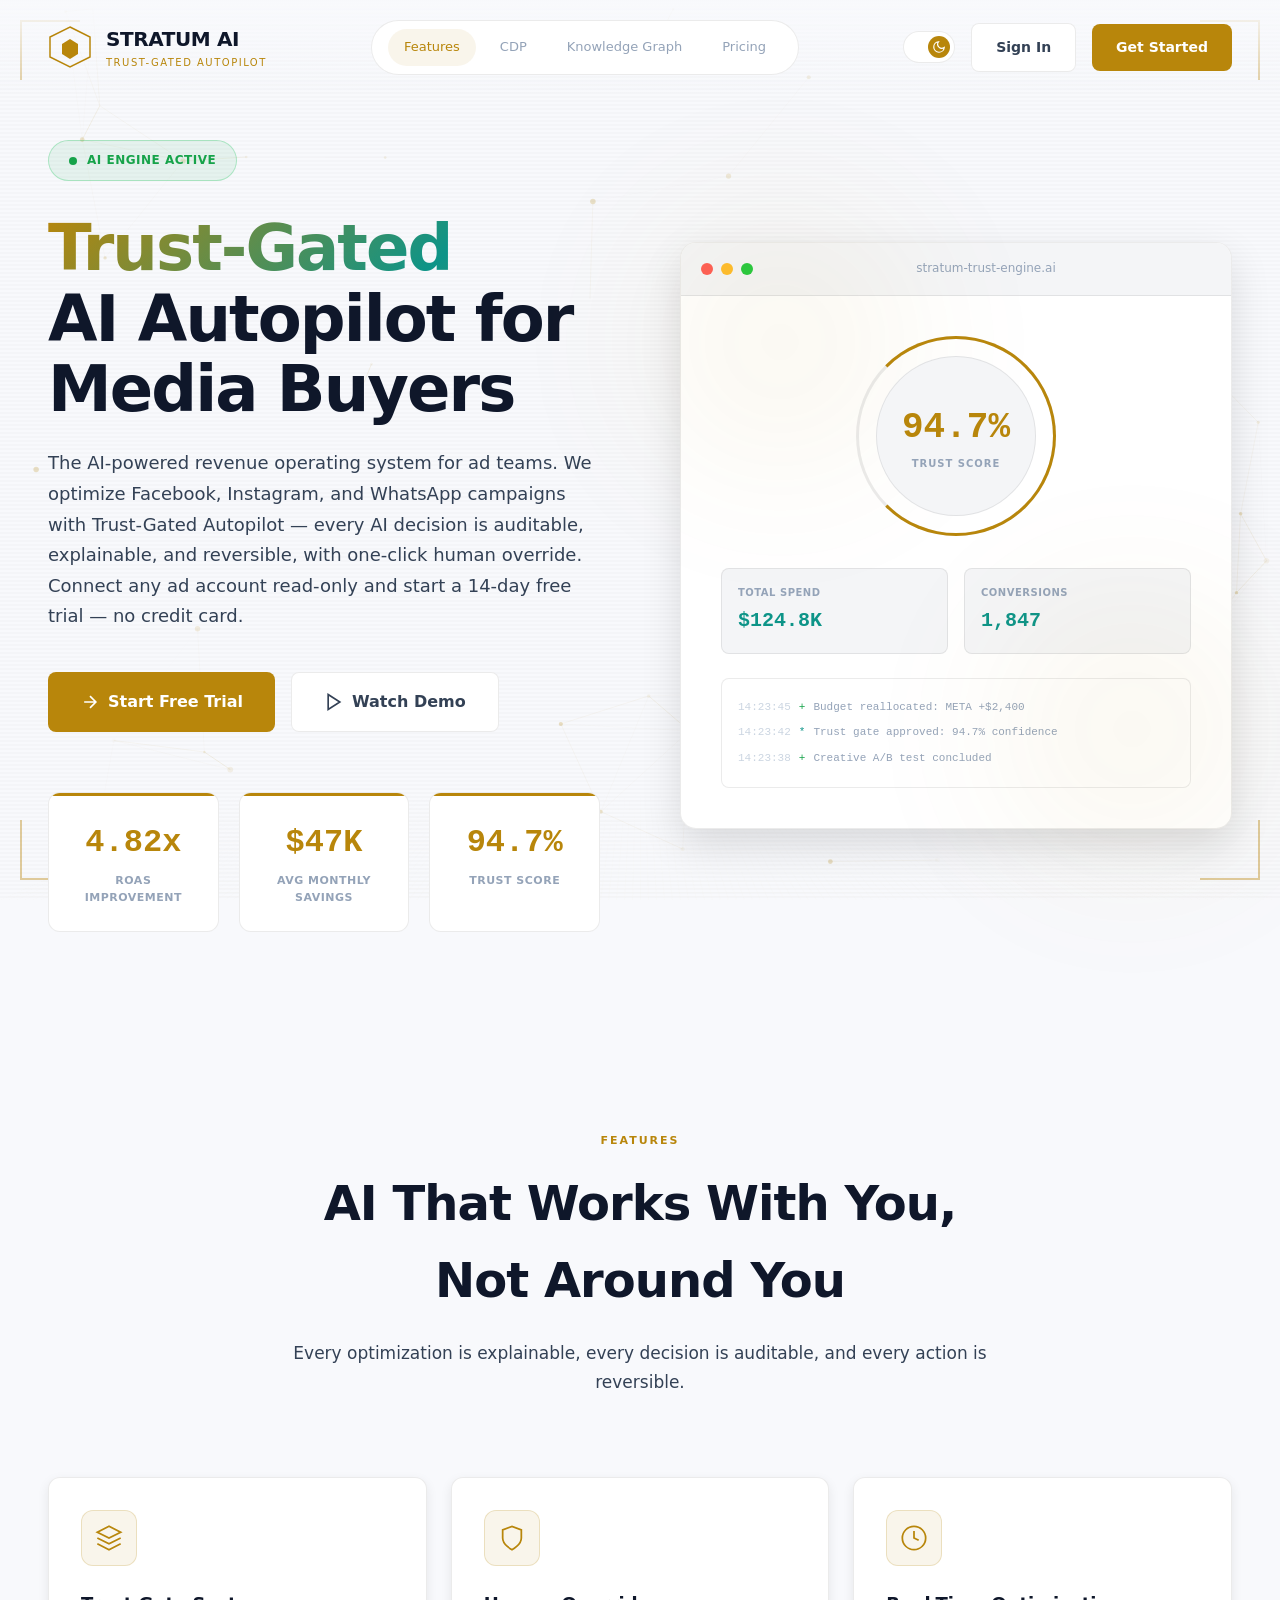
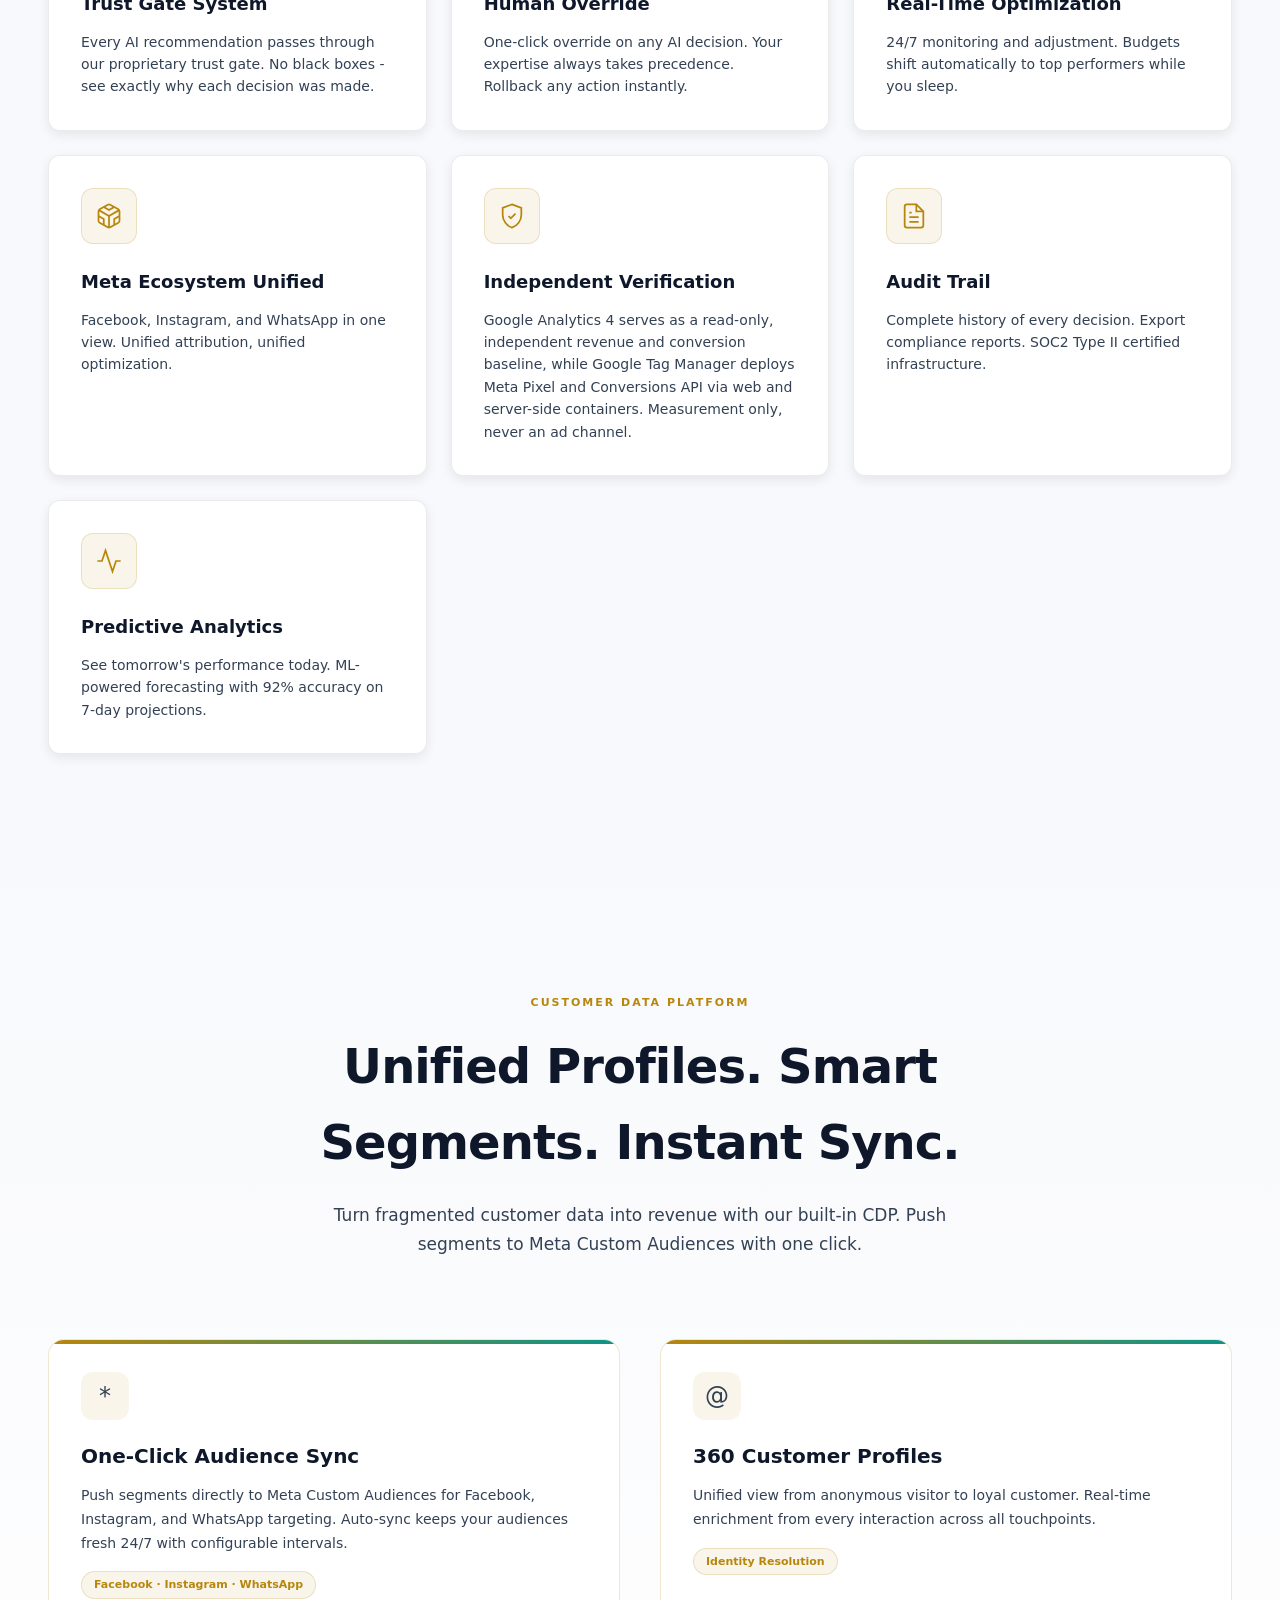
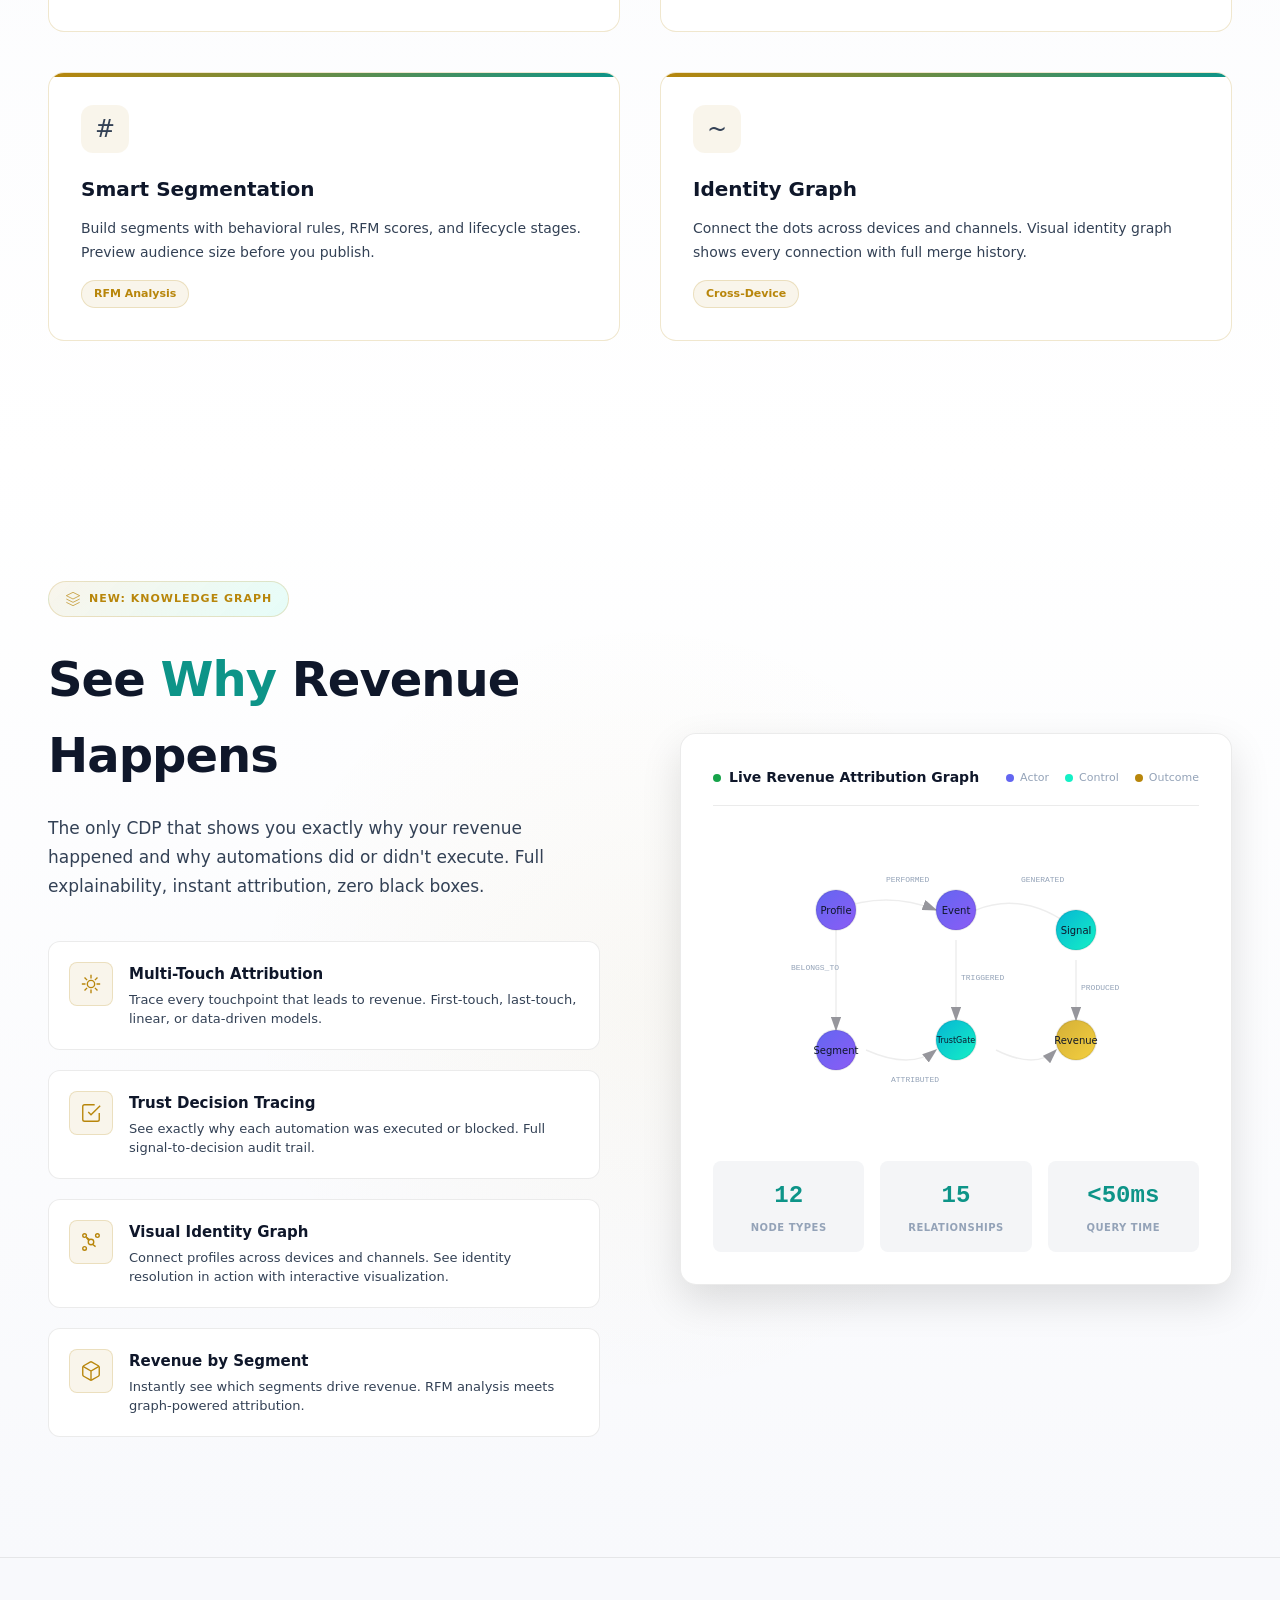
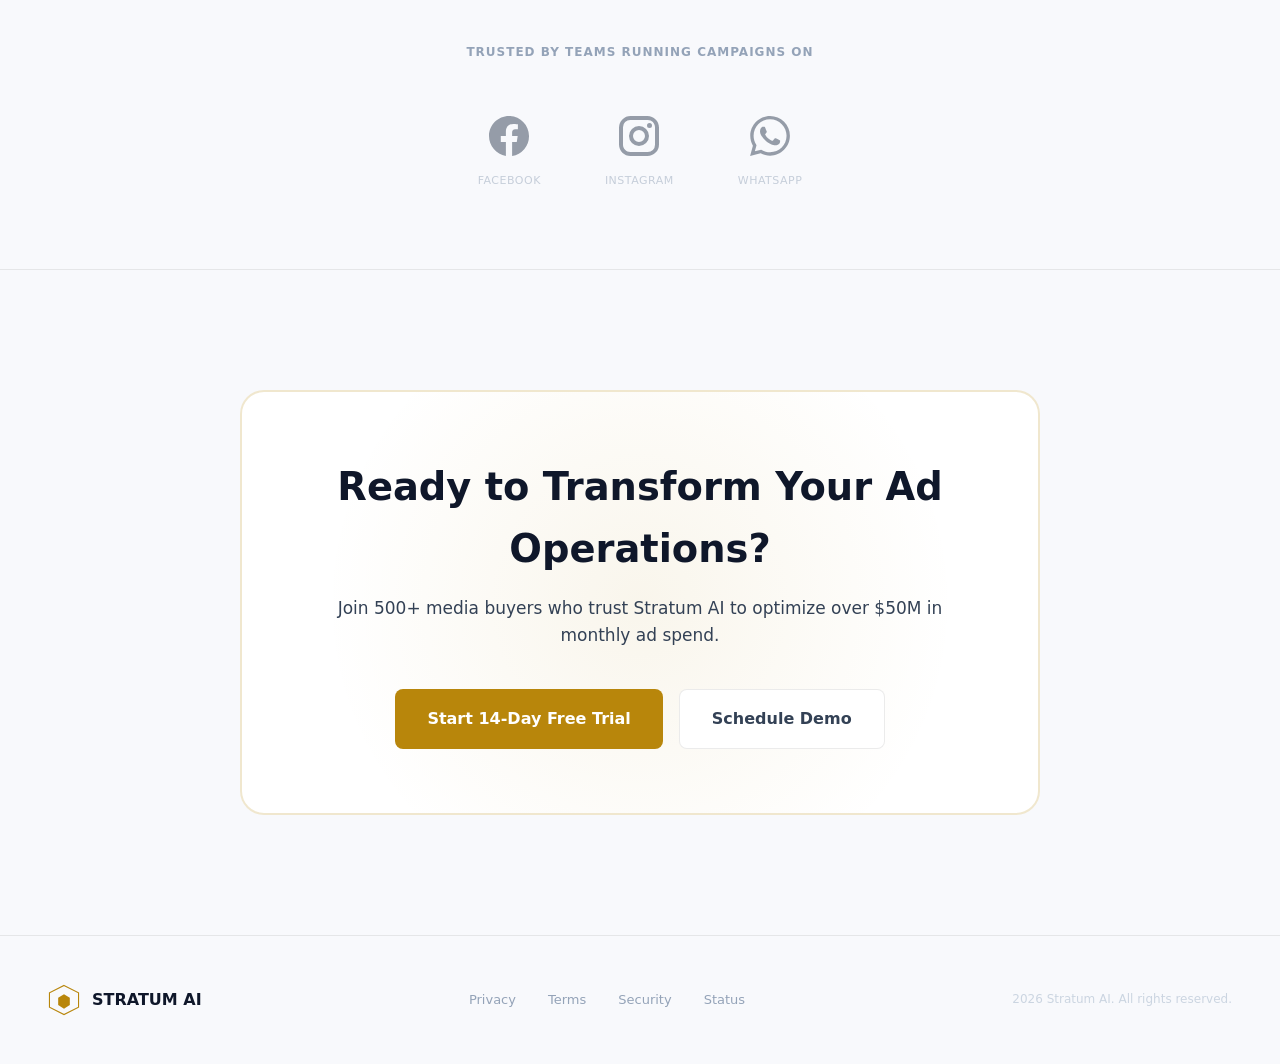
<file: frontend/public/landing.html>
<!DOCTYPE html>
<html lang="en" data-theme="light">
<head>
  <meta charset="UTF-8">
  <meta name="viewport" content="width=device-width, initial-scale=1.0">
  <meta http-equiv="Cache-Control" content="no-cache, no-store, must-revalidate">
  <meta http-equiv="Pragma" content="no-cache">
  <meta http-equiv="Expires" content="0">
  <title>Stratum AI - Trust-Gated Autopilot for Media Buyers</title>
  <meta name="description" content="AI-powered revenue operating system for Facebook, Instagram, and WhatsApp ad teams. Trust-Gated Autopilot with auditable, explainable, reversible AI decisions.">
  <style>
    /* ═══════════════════════════════════════════════════════════════
       STRATUM AI - LANDING PAGE
       Theme System v4.0 Final Implementation
       ═══════════════════════════════════════════════════════════════ */

    *, *::before, *::after { box-sizing: border-box; margin: 0; padding: 0; }

    :root {
      --font-sans: 'Inter', ui-sans-serif, system-ui, -apple-system, BlinkMacSystemFont, 'Segoe UI', Roboto, sans-serif;
      --font-mono: 'JetBrains Mono', 'Fira Code', ui-monospace, 'SF Mono', Menlo, Consolas, monospace;
      --radius-sm: 4px; --radius-md: 8px; --radius-lg: 12px;
      --radius-xl: 16px; --radius-2xl: 24px; --radius-full: 9999px;
      --transition-fast: 150ms ease; --transition-base: 200ms ease;
      --transition-slow: 300ms ease; --transition-theme: 400ms cubic-bezier(0.4, 0, 0.2, 1);
      --z-sticky: 50; --z-overlay: 100; --z-modal: 200;
    }

    html[data-theme="dark"], [data-theme="dark"] {
      --bg-void: #050508; --bg-primary: #0a0a0f; --bg-secondary: #0d0d14;
      --bg-card: #12121a; --bg-card-hover: #1a1a24; --bg-elevated: #1e1e28;
      --bg-input: #0a0a0f; --bg-overlay: rgba(5, 5, 8, 0.9);
      --text-primary: #ffffff; --text-secondary: #cccccc; --text-tertiary: #999999;
      --text-muted: #888888; --text-disabled: #555555; --text-inverse: #0a0a0f;
      --border-default: rgba(255, 255, 255, 0.06); --border-hover: rgba(255, 255, 255, 0.10);
      --border-gold: rgba(212, 175, 55, 0.15);
      --gold: #D4AF37; --gold-bright: #F4D03F; --gold-muted: #B8860B;
      --gold-glow: rgba(212, 175, 55, 0.5); --gold-subtle: rgba(212, 175, 55, 0.1);
      --cyan: #14F0C6; --cyan-glow: rgba(20, 240, 198, 0.4);
      --status-success: #22c55e; --status-success-bg: rgba(34, 197, 94, 0.1);
      --shadow-md: 0 4px 16px rgba(0, 0, 0, 0.4); --shadow-lg: 0 8px 32px rgba(0, 0, 0, 0.5);
      --shadow-xl: 0 16px 48px rgba(0, 0, 0, 0.6); --shadow-gold: 0 0 40px rgba(212, 175, 55, 0.25);
      --shadow-inset: inset 0 1px 0 rgba(255, 255, 255, 0.04);
      --neural-node: rgba(212, 175, 55, 0.6); --neural-line: rgba(212, 175, 55, 0.12);
      --glass-bg: rgba(20, 20, 30, 0.75); --canvas-opacity: 0.7;
    }

    [data-theme="light"] {
      --bg-void: #f8f9fc; --bg-primary: #ffffff; --bg-secondary: #f4f5f7;
      --bg-card: #ffffff; --bg-card-hover: #f8f9fc; --bg-elevated: #ffffff;
      --bg-input: #f4f5f7; --bg-overlay: rgba(255, 255, 255, 0.95);
      --text-primary: #0f172a; --text-secondary: #334155; --text-tertiary: #64748b;
      --text-muted: #94a3b8; --text-disabled: #cbd5e1; --text-inverse: #ffffff;
      --border-default: rgba(0, 0, 0, 0.08); --border-hover: rgba(0, 0, 0, 0.12);
      --border-gold: rgba(180, 134, 11, 0.2);
      --gold: #B8860B; --gold-bright: #D4AF37; --gold-muted: #996B06;
      --gold-glow: rgba(180, 134, 11, 0.3); --gold-subtle: rgba(180, 134, 11, 0.08);
      --cyan: #0D9488; --cyan-glow: rgba(13, 148, 136, 0.3);
      --status-success: #16a34a; --status-success-bg: rgba(22, 163, 74, 0.08);
      --shadow-md: 0 4px 12px rgba(0, 0, 0, 0.08); --shadow-lg: 0 8px 24px rgba(0, 0, 0, 0.1);
      --shadow-xl: 0 16px 40px rgba(0, 0, 0, 0.12); --shadow-gold: 0 0 30px rgba(180, 134, 11, 0.15);
      --shadow-inset: inset 0 1px 0 rgba(255, 255, 255, 0.8);
      --neural-node: rgba(180, 134, 11, 0.4); --neural-line: rgba(180, 134, 11, 0.08);
      --glass-bg: rgba(255, 255, 255, 0.85); --canvas-opacity: 0.4;
    }

    [data-theme] * { transition: background-color var(--transition-theme), border-color var(--transition-theme), box-shadow var(--transition-theme), color var(--transition-theme); }
    [data-theme] canvas { transition: none; }

    html { scroll-behavior: smooth; }
    body { font-family: var(--font-sans); background: var(--bg-void); color: var(--text-secondary); line-height: 1.6; overflow-x: hidden; min-height: 100vh; }

    .neural-canvas { position: fixed; top: 0; left: 0; width: 100%; height: 100%; z-index: 0; pointer-events: none; opacity: var(--canvas-opacity); }
    .grid-floor { position: fixed; bottom: 0; left: 0; right: 0; height: 40vh; background: linear-gradient(to top, var(--gold-subtle) 0%, transparent 100%); mask-image: url("data:image/svg+xml,%3Csvg viewBox='0 0 100 100' xmlns='http://www.w3.org/2000/svg'%3E%3Cdefs%3E%3Cpattern id='grid' width='10' height='10' patternUnits='userSpaceOnUse'%3E%3Cpath d='M 10 0 L 0 0 0 10' fill='none' stroke='white' stroke-width='0.5'/%3E%3C/pattern%3E%3C/defs%3E%3Crect width='100' height='100' fill='url(%23grid)'/%3E%3C/svg%3E"); mask-size: 80px 80px; z-index: 0; opacity: 0.6; transform: perspective(500px) rotateX(60deg); transform-origin: bottom; pointer-events: none; }
    .scan-lines { position: fixed; top: 0; left: 0; width: 100%; height: 100%; background: repeating-linear-gradient(0deg, transparent, transparent 2px, rgba(0, 0, 0, 0.03) 2px, rgba(0, 0, 0, 0.03) 4px); z-index: 1; pointer-events: none; opacity: 0.5; }
    .hud-corner { position: fixed; width: 60px; height: 60px; border: 2px solid var(--gold); opacity: 0.4; z-index: 1; pointer-events: none; }
    .hud-corner.top-left { top: 20px; left: 20px; border-right: none; border-bottom: none; }
    .hud-corner.top-right { top: 20px; right: 20px; border-left: none; border-bottom: none; }
    .hud-corner.bottom-left { bottom: 20px; left: 20px; border-right: none; border-top: none; }
    .hud-corner.bottom-right { bottom: 20px; right: 20px; border-left: none; border-top: none; }

    .container { max-width: 1400px; margin: 0 auto; padding: 0 48px; position: relative; z-index: 10; }

    /* NAV */
    .nav { position: fixed; top: 0; left: 0; right: 0; z-index: var(--z-sticky); padding: 20px 48px; display: flex; align-items: center; justify-content: space-between; background: linear-gradient(to bottom, var(--bg-void) 0%, transparent 100%); transition: all var(--transition-slow); }
    .nav.scrolled { background: var(--glass-bg); backdrop-filter: blur(100px); -webkit-backdrop-filter: blur(100px); border-bottom: 1px solid var(--border-default); }

    .logo { display: flex; align-items: center; gap: 14px; text-decoration: none; }
    .logo-mark { width: 44px; height: 44px; }
    .logo-hex-outer { fill: none; stroke: var(--gold); stroke-width: 1.5; animation: hexSpin 15s linear infinite; transform-origin: center; }
    .logo-hex-core { fill: var(--gold); }
    @keyframes hexSpin { to { transform: rotate(360deg); } }
    .logo-text { display: flex; flex-direction: column; }
    .logo-name { font-size: 20px; font-weight: 700; color: var(--text-primary); letter-spacing: -0.02em; }
    .logo-tagline { font-size: 10px; font-weight: 500; color: var(--gold); text-transform: uppercase; letter-spacing: 1.5px; }

    .nav-links { display: flex; gap: 8px; padding: 8px 16px; background: var(--bg-card); border: 1px solid var(--border-default); border-radius: var(--radius-full); }
    .nav-link { padding: 8px 16px; font-size: 13px; font-weight: 500; color: var(--text-muted); text-decoration: none; border-radius: var(--radius-full); transition: all var(--transition-base); }
    .nav-link:hover { color: var(--text-primary); background: var(--border-default); }
    .nav-link.active { color: var(--gold); background: var(--gold-subtle); }
    .nav-actions { display: flex; align-items: center; gap: 16px; }

    .theme-toggle { width: 52px; height: 32px; background: var(--bg-card); border: 1px solid var(--border-default); border-radius: var(--radius-full); cursor: pointer; position: relative; transition: all var(--transition-base); }
    .theme-toggle:hover { border-color: var(--gold); }
    .theme-toggle-knob { position: absolute; top: 4px; left: 4px; width: 22px; height: 22px; background: var(--gold); border-radius: 50%; display: flex; align-items: center; justify-content: center; transition: transform var(--transition-slow); }
    [data-theme="light"] .theme-toggle-knob { transform: translateX(20px); }
    .theme-toggle svg { width: 14px; height: 14px; fill: none; stroke: var(--text-inverse); stroke-width: 2; }
    .icon-sun { display: block; } .icon-moon { display: none; }
    [data-theme="light"] .icon-sun { display: none; } [data-theme="light"] .icon-moon { display: block; }

    .btn { display: inline-flex; align-items: center; justify-content: center; gap: 8px; padding: 12px 24px; font-family: var(--font-sans); font-size: 14px; font-weight: 600; text-decoration: none; border: none; border-radius: var(--radius-md); cursor: pointer; transition: all var(--transition-base); position: relative; overflow: hidden; }
    .btn-primary { background: var(--gold); color: var(--text-inverse); }
    .btn-primary::before { content: ''; position: absolute; top: 0; left: -100%; width: 100%; height: 100%; background: linear-gradient(90deg, transparent, rgba(255,255,255,0.3), transparent); transition: left 0.5s ease; }
    .btn-primary:hover { background: var(--gold-bright); box-shadow: var(--shadow-gold); transform: translateY(-2px); }
    .btn-primary:hover::before { left: 100%; }
    .btn-secondary { background: var(--bg-card); color: var(--text-secondary); border: 1px solid var(--border-default); }
    .btn-secondary:hover { background: var(--bg-card-hover); border-color: var(--border-hover); color: var(--text-primary); }
    .btn-lg { padding: 16px 32px; font-size: 16px; }

    /* HERO */
    .hero { min-height: 100vh; padding: 140px 0 80px; display: flex; align-items: center; }
    .hero-grid { display: grid; grid-template-columns: 1fr 1fr; gap: 80px; align-items: center; }
    .hero-content { max-width: 600px; }

    .status-badge { display: inline-flex; align-items: center; gap: 10px; padding: 10px 20px; background: var(--status-success-bg); border: 1px solid rgba(34, 197, 94, 0.3); border-radius: var(--radius-full); margin-bottom: 32px; }
    .status-dot { width: 8px; height: 8px; background: var(--status-success); border-radius: 50%; animation: statusPulse 2s ease-in-out infinite; }
    @keyframes statusPulse { 0%, 100% { opacity: 1; } 50% { opacity: 0.5; } }
    .status-text { font-size: 12px; font-weight: 600; text-transform: uppercase; letter-spacing: 0.5px; color: var(--status-success); }

    .hero-title { font-size: clamp(40px, 5vw, 64px); font-weight: 800; line-height: 1.1; letter-spacing: -0.03em; color: var(--text-primary); margin-bottom: 24px; }
    .hero-title .text-gradient { background: linear-gradient(135deg, var(--gold), var(--cyan), var(--gold)); background-size: 200% auto; -webkit-background-clip: text; -webkit-text-fill-color: transparent; background-clip: text; animation: gradientFlow 4s ease infinite; }
    @keyframes gradientFlow { 0% { background-position: 0% center; } 50% { background-position: 100% center; } 100% { background-position: 0% center; } }
    .hero-subtitle { font-size: 18px; line-height: 1.7; color: var(--text-secondary); margin-bottom: 40px; }
    .hero-cta { display: flex; gap: 16px; margin-bottom: 60px; }

    .stats-grid { display: grid; grid-template-columns: repeat(3, 1fr); gap: 20px; }
    .stat-card { padding: 24px; background: var(--bg-card); border: 1px solid var(--border-default); border-radius: var(--radius-lg); text-align: center; position: relative; overflow: hidden; }
    .stat-card::before { content: ''; position: absolute; top: 0; left: 0; right: 0; height: 3px; background: var(--gold); }
    .stat-value { font-family: var(--font-mono); font-size: 32px; font-weight: 700; color: var(--gold); margin-bottom: 4px; }
    .stat-label { font-size: 11px; font-weight: 600; text-transform: uppercase; letter-spacing: 0.5px; color: var(--text-muted); }

    .hero-preview { position: relative; }
    .preview-window { background: var(--bg-card); border: 1px solid var(--border-default); border-radius: var(--radius-xl); overflow: hidden; box-shadow: var(--shadow-xl); }
    .preview-chrome { display: flex; align-items: center; gap: 8px; padding: 16px 20px; background: var(--bg-secondary); border-bottom: 1px solid var(--border-default); }
    .chrome-dot { width: 12px; height: 12px; border-radius: 50%; }
    .chrome-dot.red { background: #ff5f56; } .chrome-dot.yellow { background: #ffbd2e; } .chrome-dot.green { background: #27c93f; }
    .chrome-title { flex: 1; text-align: center; font-size: 12px; font-weight: 500; color: var(--text-muted); }
    .preview-content { padding: 40px; display: flex; flex-direction: column; align-items: center; }

    .trust-ring-container { position: relative; width: 200px; height: 200px; margin-bottom: 32px; }
    .trust-ring-outer { position: absolute; inset: 0; border: 3px solid var(--border-default); border-radius: 50%; }
    .trust-ring-progress { position: absolute; inset: 0; border: 3px solid transparent; border-top-color: var(--gold); border-right-color: var(--gold); border-bottom-color: var(--gold); border-radius: 50%; animation: ringRotate 3s linear infinite; }
    @keyframes ringRotate { to { transform: rotate(360deg); } }
    .trust-ring-inner { position: absolute; inset: 20px; background: var(--bg-secondary); border: 1px solid var(--border-default); border-radius: 50%; display: flex; flex-direction: column; align-items: center; justify-content: center; }
    .trust-score { font-family: var(--font-mono); font-size: 36px; font-weight: 700; color: var(--gold); }
    .trust-label { font-size: 10px; font-weight: 600; text-transform: uppercase; letter-spacing: 1px; color: var(--text-muted); }

    .preview-cards { display: grid; grid-template-columns: repeat(2, 1fr); gap: 16px; width: 100%; }
    .preview-card { padding: 16px; background: var(--bg-secondary); border: 1px solid var(--border-default); border-radius: var(--radius-md); }
    .preview-card-label { font-size: 10px; font-weight: 600; text-transform: uppercase; letter-spacing: 0.5px; color: var(--text-muted); margin-bottom: 4px; }
    .preview-card-value { font-family: var(--font-mono); font-size: 20px; font-weight: 600; color: var(--cyan); }

    .terminal-stream { margin-top: 24px; padding: 16px; background: var(--bg-primary); border: 1px solid var(--border-default); border-radius: var(--radius-md); width: 100%; }
    .terminal-line { font-family: var(--font-mono); font-size: 11px; color: var(--text-muted); display: flex; align-items: center; gap: 8px; padding: 4px 0; }
    .terminal-time { color: var(--text-disabled); }
    .terminal-status.success { color: var(--status-success); }
    .terminal-status.info { color: var(--cyan); }

    .hero-glow { position: absolute; width: 400px; height: 400px; background: radial-gradient(circle, var(--gold-glow) 0%, transparent 70%); opacity: 0.3; filter: blur(80px); animation: glowFloat 6s ease-in-out infinite; pointer-events: none; }
    .hero-glow.glow-1 { top: -100px; left: -100px; }
    .hero-glow.glow-2 { bottom: -100px; right: -100px; animation-delay: -3s; }
    @keyframes glowFloat { 0%, 100% { transform: translate(0, 0) scale(1); } 50% { transform: translate(20px, 20px) scale(1.1); } }

    /* FEATURES */
    .features { padding: 120px 0; }
    .section-header { text-align: center; max-width: 700px; margin: 0 auto 80px; }
    .section-label { font-size: 11px; font-weight: 600; text-transform: uppercase; letter-spacing: 2px; color: var(--gold); margin-bottom: 16px; }
    .section-title { font-size: clamp(32px, 4vw, 48px); font-weight: 700; color: var(--text-primary); margin-bottom: 20px; letter-spacing: -0.02em; }
    .section-subtitle { font-size: 17px; color: var(--text-secondary); line-height: 1.7; }

    .features-grid { display: grid; grid-template-columns: repeat(3, 1fr); gap: 24px; }
    .feature-card { padding: 32px; background: var(--bg-card); border: 1px solid var(--border-default); border-radius: var(--radius-lg); box-shadow: var(--shadow-md), var(--shadow-inset); transition: all var(--transition-slow); position: relative; overflow: hidden; }
    .feature-card::before { content: ''; position: absolute; top: 0; left: 0; right: 0; height: 3px; background: var(--gold); opacity: 0; transition: opacity var(--transition-base); }
    .feature-card:hover { transform: translateY(-4px); border-color: var(--border-hover); box-shadow: var(--shadow-lg); }
    .feature-card:hover::before { opacity: 1; }
    .feature-icon { width: 56px; height: 56px; background: var(--gold-subtle); border: 1px solid var(--border-gold); border-radius: var(--radius-lg); display: flex; align-items: center; justify-content: center; margin-bottom: 24px; }
    .feature-icon svg { width: 28px; height: 28px; stroke: var(--gold); stroke-width: 1.5; fill: none; }
    .feature-title { font-size: 18px; font-weight: 600; color: var(--text-primary); margin-bottom: 12px; }
    .feature-desc { font-size: 14px; color: var(--text-secondary); line-height: 1.6; }

    /* CDP SECTION */
    .cdp-section { padding: 120px 0; background: linear-gradient(to bottom, var(--bg-void), var(--bg-primary)); }
    .cdp-grid { display: grid; grid-template-columns: repeat(2, 1fr); gap: 40px; margin-top: 60px; }
    .cdp-card { padding: 32px; background: var(--bg-card); border: 1px solid var(--border-gold); border-radius: var(--radius-xl); position: relative; overflow: hidden; }
    .cdp-card::before { content: ''; position: absolute; top: 0; left: 0; right: 0; height: 4px; background: linear-gradient(90deg, var(--gold), var(--cyan)); }
    .cdp-card-icon { width: 48px; height: 48px; background: var(--gold-subtle); border-radius: var(--radius-lg); display: flex; align-items: center; justify-content: center; margin-bottom: 20px; font-size: 24px; }
    .cdp-card-title { font-size: 20px; font-weight: 600; color: var(--text-primary); margin-bottom: 12px; }
    .cdp-card-desc { font-size: 14px; color: var(--text-secondary); line-height: 1.7; }
    .cdp-badge { display: inline-flex; align-items: center; gap: 6px; padding: 4px 12px; background: var(--gold-subtle); border: 1px solid var(--border-gold); border-radius: var(--radius-full); font-size: 11px; font-weight: 600; color: var(--gold); margin-top: 16px; }

    /* KNOWLEDGE GRAPH SECTION */
    .kg-section { padding: 120px 0; background: linear-gradient(to bottom, var(--bg-primary), var(--bg-void)); position: relative; overflow: hidden; }
    .kg-section::before { content: ''; position: absolute; top: 50%; left: 50%; transform: translate(-50%, -50%); width: 800px; height: 800px; background: radial-gradient(circle, var(--gold-subtle) 0%, transparent 70%); pointer-events: none; opacity: 0.5; }
    .kg-content { display: grid; grid-template-columns: 1fr 1fr; gap: 80px; align-items: center; }
    .kg-text { position: relative; z-index: 1; }
    .kg-visual { position: relative; z-index: 1; }
    .kg-badge { display: inline-flex; align-items: center; gap: 8px; padding: 8px 16px; background: linear-gradient(135deg, var(--gold-subtle), rgba(20, 240, 198, 0.1)); border: 1px solid var(--border-gold); border-radius: var(--radius-full); font-size: 11px; font-weight: 600; text-transform: uppercase; letter-spacing: 1px; color: var(--gold); margin-bottom: 24px; }
    .kg-badge svg { width: 16px; height: 16px; stroke: var(--gold); fill: none; }
    .kg-title { font-size: clamp(32px, 4vw, 48px); font-weight: 700; color: var(--text-primary); margin-bottom: 20px; letter-spacing: -0.02em; }
    .kg-title .highlight { color: var(--cyan); }
    .kg-subtitle { font-size: 17px; color: var(--text-secondary); line-height: 1.7; margin-bottom: 40px; }
    .kg-features { display: flex; flex-direction: column; gap: 20px; }
    .kg-feature { display: flex; gap: 16px; padding: 20px; background: var(--bg-card); border: 1px solid var(--border-default); border-radius: var(--radius-lg); transition: all var(--transition-base); }
    .kg-feature:hover { border-color: var(--border-gold); transform: translateX(8px); }
    .kg-feature-icon { width: 44px; height: 44px; background: var(--gold-subtle); border: 1px solid var(--border-gold); border-radius: var(--radius-md); display: flex; align-items: center; justify-content: center; flex-shrink: 0; }
    .kg-feature-icon svg { width: 22px; height: 22px; stroke: var(--gold); fill: none; stroke-width: 1.5; }
    .kg-feature-content h4 { font-size: 15px; font-weight: 600; color: var(--text-primary); margin-bottom: 4px; }
    .kg-feature-content p { font-size: 13px; color: var(--text-secondary); line-height: 1.5; }

    .kg-graph-container { background: var(--bg-card); border: 1px solid var(--border-default); border-radius: var(--radius-xl); padding: 32px; box-shadow: var(--shadow-xl); }
    .kg-graph-header { display: flex; align-items: center; justify-content: space-between; margin-bottom: 24px; padding-bottom: 16px; border-bottom: 1px solid var(--border-default); }
    .kg-graph-title { font-size: 14px; font-weight: 600; color: var(--text-primary); display: flex; align-items: center; gap: 8px; }
    .kg-graph-title::before { content: ''; width: 8px; height: 8px; background: var(--status-success); border-radius: 50%; animation: statusPulse 2s ease-in-out infinite; }
    .kg-graph-legend { display: flex; gap: 16px; }
    .kg-legend-item { display: flex; align-items: center; gap: 6px; font-size: 11px; color: var(--text-muted); }
    .kg-legend-dot { width: 8px; height: 8px; border-radius: 50%; }
    .kg-legend-dot.actor { background: #6366f1; }
    .kg-legend-dot.control { background: #14F0C6; }
    .kg-legend-dot.outcome { background: var(--gold); }
    .kg-graph-svg { width: 100%; height: 300px; }
    .kg-node { cursor: pointer; transition: all var(--transition-fast); }
    .kg-node:hover { filter: brightness(1.3); }
    .kg-node-circle { stroke-width: 2; stroke: var(--border-default); }
    .kg-node-label { fill: var(--text-primary); font-size: 10px; font-weight: 500; text-anchor: middle; dominant-baseline: central; font-family: var(--font-sans); }
    .kg-edge { stroke: var(--border-hover); stroke-width: 1.5; fill: none; opacity: 0.6; }
    .kg-edge-label { fill: var(--text-muted); font-size: 8px; font-family: var(--font-mono); }
    .kg-stats { display: grid; grid-template-columns: repeat(3, 1fr); gap: 16px; margin-top: 24px; }
    .kg-stat { text-align: center; padding: 16px; background: var(--bg-secondary); border-radius: var(--radius-md); }
    .kg-stat-value { font-family: var(--font-mono); font-size: 24px; font-weight: 700; color: var(--cyan); }
    .kg-stat-label { font-size: 10px; font-weight: 600; text-transform: uppercase; letter-spacing: 0.5px; color: var(--text-muted); margin-top: 4px; }

    @media (max-width: 1024px) { .kg-content { grid-template-columns: 1fr; gap: 48px; } .kg-visual { order: -1; } }

    /* SOCIAL PROOF */
    .social-proof { padding: 80px 0; border-top: 1px solid var(--border-default); border-bottom: 1px solid var(--border-default); }
    .social-proof-header { text-align: center; margin-bottom: 48px; }
    .social-proof-label { font-size: 12px; font-weight: 600; text-transform: uppercase; letter-spacing: 1px; color: var(--text-muted); }
    .platforms-grid { display: flex; justify-content: center; align-items: center; gap: 64px; flex-wrap: wrap; }
    .platform-logo { display: flex; flex-direction: column; align-items: center; gap: 12px; opacity: 0.5; transition: opacity var(--transition-base); }
    .platform-logo:hover { opacity: 1; }
    .platform-logo svg { width: 48px; height: 48px; fill: var(--text-secondary); }
    .platform-name { font-size: 11px; font-weight: 500; color: var(--text-muted); text-transform: uppercase; letter-spacing: 0.5px; }

    /* CTA */
    .cta-section { padding: 120px 0; }
    .cta-container { max-width: 800px; margin: 0 auto; padding: 64px; background: var(--bg-card); border: 2px solid var(--border-gold); border-radius: var(--radius-2xl); text-align: center; position: relative; overflow: hidden; }
    .cta-container::before { content: ''; position: absolute; inset: 0; background: radial-gradient(circle at center, var(--gold-subtle) 0%, transparent 70%); pointer-events: none; }
    .cta-title { font-size: clamp(28px, 3vw, 40px); font-weight: 700; color: var(--text-primary); margin-bottom: 16px; position: relative; }
    .cta-subtitle { font-size: 17px; color: var(--text-secondary); margin-bottom: 40px; position: relative; }
    .cta-buttons { display: flex; justify-content: center; gap: 16px; position: relative; }

    /* FOOTER */
    .footer { padding: 48px 0; border-top: 1px solid var(--border-default); }
    .footer-content { display: flex; justify-content: space-between; align-items: center; }
    .footer-logo { display: flex; align-items: center; gap: 12px; }
    .footer-logo-mark { width: 32px; height: 32px; }
    .footer-logo-name { font-size: 16px; font-weight: 600; color: var(--text-primary); }
    .footer-links { display: flex; gap: 32px; }
    .footer-link { font-size: 13px; color: var(--text-muted); text-decoration: none; transition: color var(--transition-base); }
    .footer-link:hover { color: var(--text-primary); }
    .footer-copyright { font-size: 12px; color: var(--text-disabled); }

    .sr-only { position: absolute; width: 1px; height: 1px; padding: 0; margin: -1px; overflow: hidden; clip: rect(0, 0, 0, 0); border: 0; }

    /* RESPONSIVE */
    @media (max-width: 1200px) { .hero-grid { gap: 60px; } .features-grid { grid-template-columns: repeat(2, 1fr); } .cdp-grid { grid-template-columns: 1fr; } }
    @media (max-width: 1024px) { .container { padding: 0 32px; } .nav { padding: 16px 32px; } .nav-links { display: none; } .hero-grid { grid-template-columns: 1fr; gap: 60px; } .hero-preview { order: -1; max-width: 500px; margin: 0 auto; } }
    @media (max-width: 768px) { .container { padding: 0 20px; } .nav { padding: 16px 20px; } .features-grid { grid-template-columns: 1fr; } .stats-grid { grid-template-columns: 1fr; } .hero-cta { flex-direction: column; } .hero-cta .btn { width: 100%; } .cta-container { padding: 40px 24px; } .cta-buttons { flex-direction: column; } .cta-buttons .btn { width: 100%; } .platforms-grid { gap: 32px; } .footer-content { flex-direction: column; gap: 24px; text-align: center; } .footer-links { justify-content: center; } .hud-corner { display: none; } }
  </style>
</head>
<body>
  <canvas id="neural-canvas" class="neural-canvas"></canvas>
  <div class="grid-floor"></div>
  <div class="scan-lines"></div>
  <div class="hud-corner top-left"></div>
  <div class="hud-corner top-right"></div>
  <div class="hud-corner bottom-left"></div>
  <div class="hud-corner bottom-right"></div>
  <div id="theme-announce" class="sr-only" aria-live="polite"></div>

  <nav class="nav" role="navigation" aria-label="Main navigation">
    <a href="/" class="logo" aria-label="Stratum AI Home">
      <svg class="logo-mark" viewBox="0 0 44 44">
        <polygon class="logo-hex-outer" points="22,2 42,12 42,32 22,42 2,32 2,12" />
        <polygon class="logo-hex-core" points="22,14 30,19 30,29 22,34 14,29 14,19" />
      </svg>
      <span class="logo-text">
        <span class="logo-name">STRATUM AI</span>
        <span class="logo-tagline">Trust-Gated Autopilot</span>
      </span>
    </a>
    <div class="nav-links">
      <a href="#features" class="nav-link active">Features</a>
      <a href="#cdp" class="nav-link">CDP</a>
      <a href="#knowledge-graph" class="nav-link">Knowledge Graph</a>
      <a href="#pricing" class="nav-link">Pricing</a>
    </div>
    <div class="nav-actions">
      <button class="theme-toggle" onclick="ThemeManager.toggle()" aria-label="Toggle theme">
        <span class="theme-toggle-knob">
          <svg class="icon-sun" viewBox="0 0 24 24"><circle cx="12" cy="12" r="5"/><path d="M12 1v2M12 21v2M4.22 4.22l1.42 1.42M18.36 18.36l1.42 1.42M1 12h2M21 12h2M4.22 19.78l1.42-1.42M18.36 5.64l1.42-1.42"/></svg>
          <svg class="icon-moon" viewBox="0 0 24 24"><path d="M21 12.79A9 9 0 1 1 11.21 3 7 7 0 0 0 21 12.79z"/></svg>
        </span>
      </button>
      <a href="/login" target="_top" class="btn btn-secondary">Sign In</a>
      <a href="/signup" target="_top" class="btn btn-primary">Get Started</a>
    </div>
  </nav>

  <section class="hero">
    <div class="container">
      <div class="hero-grid">
        <div class="hero-content">
          <div class="status-badge">
            <span class="status-dot"></span>
            <span class="status-text">AI Engine Active</span>
          </div>
          <h1 class="hero-title"><span class="text-gradient">Trust-Gated</span><br>AI Autopilot for<br>Media Buyers</h1>
          <p class="hero-subtitle">The AI-powered revenue operating system for ad teams. We optimize Facebook, Instagram, and WhatsApp campaigns with Trust-Gated Autopilot &mdash; every AI decision is auditable, explainable, and reversible, with one-click human override. Connect any ad account read-only and start a 14-day free trial &mdash; no credit card.</p>
          <div class="hero-cta">
            <a href="/signup" target="_top" class="btn btn-primary btn-lg"><svg width="20" height="20" viewBox="0 0 24 24" fill="none" stroke="currentColor" stroke-width="2"><path d="M5 12h14M12 5l7 7-7 7"/></svg>Start Free Trial</a>
            <a href="#demo" class="btn btn-secondary btn-lg"><svg width="20" height="20" viewBox="0 0 24 24" fill="none" stroke="currentColor" stroke-width="2"><polygon points="5 3 19 12 5 21 5 3"/></svg>Watch Demo</a>
          </div>
          <div class="stats-grid">
            <div class="stat-card"><div class="stat-value">4.82x</div><div class="stat-label">ROAS Improvement</div></div>
            <div class="stat-card"><div class="stat-value">$47K</div><div class="stat-label">Avg Monthly Savings</div></div>
            <div class="stat-card"><div class="stat-value">94.7%</div><div class="stat-label">Trust Score</div></div>
          </div>
        </div>
        <div class="hero-preview">
          <div class="hero-glow glow-1"></div>
          <div class="hero-glow glow-2"></div>
          <div class="preview-window">
            <div class="preview-chrome">
              <span class="chrome-dot red"></span><span class="chrome-dot yellow"></span><span class="chrome-dot green"></span>
              <span class="chrome-title">stratum-trust-engine.ai</span>
            </div>
            <div class="preview-content">
              <div class="trust-ring-container">
                <div class="trust-ring-outer"></div>
                <div class="trust-ring-progress"></div>
                <div class="trust-ring-inner"><span class="trust-score">94.7%</span><span class="trust-label">Trust Score</span></div>
              </div>
              <div class="preview-cards">
                <div class="preview-card"><div class="preview-card-label">Total Spend</div><div class="preview-card-value">$124.8K</div></div>
                <div class="preview-card"><div class="preview-card-label">Conversions</div><div class="preview-card-value">1,847</div></div>
              </div>
              <div class="terminal-stream">
                <div class="terminal-line"><span class="terminal-time">14:23:45</span><span class="terminal-status success">+</span><span>Budget reallocated: META +$2,400</span></div>
                <div class="terminal-line"><span class="terminal-time">14:23:42</span><span class="terminal-status info">*</span><span>Trust gate approved: 94.7% confidence</span></div>
                <div class="terminal-line"><span class="terminal-time">14:23:38</span><span class="terminal-status success">+</span><span>Creative A/B test concluded</span></div>
              </div>
            </div>
          </div>
        </div>
      </div>
    </div>
  </section>

  <section class="features" id="features">
    <div class="container">
      <div class="section-header">
        <div class="section-label">Features</div>
        <h2 class="section-title">AI That Works With You, Not Around You</h2>
        <p class="section-subtitle">Every optimization is explainable, every decision is auditable, and every action is reversible.</p>
      </div>
      <div class="features-grid">
        <div class="feature-card"><div class="feature-icon"><svg viewBox="0 0 24 24"><path d="M12 2L2 7l10 5 10-5-10-5zM2 17l10 5 10-5M2 12l10 5 10-5"/></svg></div><h3 class="feature-title">Trust Gate System</h3><p class="feature-desc">Every AI recommendation passes through our proprietary trust gate. No black boxes - see exactly why each decision was made.</p></div>
        <div class="feature-card"><div class="feature-icon"><svg viewBox="0 0 24 24"><path d="M12 22s8-4 8-10V5l-8-3-8 3v7c0 6 8 10 8 10z"/></svg></div><h3 class="feature-title">Human Override</h3><p class="feature-desc">One-click override on any AI decision. Your expertise always takes precedence. Rollback any action instantly.</p></div>
        <div class="feature-card"><div class="feature-icon"><svg viewBox="0 0 24 24"><circle cx="12" cy="12" r="10"/><path d="M12 6v6l4 2"/></svg></div><h3 class="feature-title">Real-Time Optimization</h3><p class="feature-desc">24/7 monitoring and adjustment. Budgets shift automatically to top performers while you sleep.</p></div>
        <div class="feature-card"><div class="feature-icon"><svg viewBox="0 0 24 24"><path d="M21 16V8a2 2 0 0 0-1-1.73l-7-4a2 2 0 0 0-2 0l-7 4A2 2 0 0 0 3 8v8a2 2 0 0 0 1 1.73l7 4a2 2 0 0 0 2 0l7-4A2 2 0 0 0 21 16z"/><polyline points="7.5 4.21 12 6.81 16.5 4.21"/><polyline points="7.5 19.79 7.5 14.6 3 12"/><polyline points="21 12 16.5 14.6 16.5 19.79"/><polyline points="3.27 6.96 12 12.01 20.73 6.96"/><line x1="12" y1="22.08" x2="12" y2="12"/></svg></div><h3 class="feature-title">Meta Ecosystem Unified</h3><p class="feature-desc">Facebook, Instagram, and WhatsApp in one view. Unified attribution, unified optimization.</p></div>
        <div class="feature-card"><div class="feature-icon"><svg viewBox="0 0 24 24"><path d="M9 12l2 2 4-4"/><path d="M12 2l8 3v6c0 5-3.5 9.5-8 11-4.5-1.5-8-6-8-11V5l8-3z"/></svg></div><h3 class="feature-title">Independent Verification</h3><p class="feature-desc">Google Analytics 4 serves as a read-only, independent revenue and conversion baseline, while Google Tag Manager deploys Meta Pixel and Conversions API via web and server-side containers. Measurement only, never an ad channel.</p></div>
        <div class="feature-card"><div class="feature-icon"><svg viewBox="0 0 24 24"><path d="M14 2H6a2 2 0 0 0-2 2v16a2 2 0 0 0 2 2h12a2 2 0 0 0 2-2V8z"/><polyline points="14 2 14 8 20 8"/><line x1="16" y1="13" x2="8" y2="13"/><line x1="16" y1="17" x2="8" y2="17"/><polyline points="10 9 9 9 8 9"/></svg></div><h3 class="feature-title">Audit Trail</h3><p class="feature-desc">Complete history of every decision. Export compliance reports. SOC2 Type II certified infrastructure.</p></div>
        <div class="feature-card"><div class="feature-icon"><svg viewBox="0 0 24 24"><path d="M22 12h-4l-3 9L9 3l-3 9H2"/></svg></div><h3 class="feature-title">Predictive Analytics</h3><p class="feature-desc">See tomorrow's performance today. ML-powered forecasting with 92% accuracy on 7-day projections.</p></div>
      </div>
    </div>
  </section>

  <section class="cdp-section" id="cdp">
    <div class="container">
      <div class="section-header">
        <div class="section-label">Customer Data Platform</div>
        <h2 class="section-title">Unified Profiles. Smart Segments. Instant Sync.</h2>
        <p class="section-subtitle">Turn fragmented customer data into revenue with our built-in CDP. Push segments to Meta Custom Audiences with one click.</p>
      </div>
      <div class="cdp-grid">
        <div class="cdp-card">
          <div class="cdp-card-icon">*</div>
          <h3 class="cdp-card-title">One-Click Audience Sync</h3>
          <p class="cdp-card-desc">Push segments directly to Meta Custom Audiences for Facebook, Instagram, and WhatsApp targeting. Auto-sync keeps your audiences fresh 24/7 with configurable intervals.</p>
          <span class="cdp-badge">Facebook &middot; Instagram &middot; WhatsApp</span>
        </div>
        <div class="cdp-card">
          <div class="cdp-card-icon">@</div>
          <h3 class="cdp-card-title">360 Customer Profiles</h3>
          <p class="cdp-card-desc">Unified view from anonymous visitor to loyal customer. Real-time enrichment from every interaction across all touchpoints.</p>
          <span class="cdp-badge">Identity Resolution</span>
        </div>
        <div class="cdp-card">
          <div class="cdp-card-icon">#</div>
          <h3 class="cdp-card-title">Smart Segmentation</h3>
          <p class="cdp-card-desc">Build segments with behavioral rules, RFM scores, and lifecycle stages. Preview audience size before you publish.</p>
          <span class="cdp-badge">RFM Analysis</span>
        </div>
        <div class="cdp-card">
          <div class="cdp-card-icon">~</div>
          <h3 class="cdp-card-title">Identity Graph</h3>
          <p class="cdp-card-desc">Connect the dots across devices and channels. Visual identity graph shows every connection with full merge history.</p>
          <span class="cdp-badge">Cross-Device</span>
        </div>
      </div>
    </div>
  </section>

  <section class="kg-section" id="knowledge-graph">
    <div class="container">
      <div class="kg-content">
        <div class="kg-text">
          <div class="kg-badge">
            <svg viewBox="0 0 24 24"><path d="M12 2L2 7l10 5 10-5-10-5zM2 17l10 5 10-5M2 12l10 5 10-5"/></svg>
            New: Knowledge Graph
          </div>
          <h2 class="kg-title">See <span class="highlight">Why</span> Revenue Happens</h2>
          <p class="kg-subtitle">The only CDP that shows you exactly why your revenue happened and why automations did or didn't execute. Full explainability, instant attribution, zero black boxes.</p>
          <div class="kg-features">
            <div class="kg-feature">
              <div class="kg-feature-icon"><svg viewBox="0 0 24 24"><path d="M12 2v4M12 18v4M4.93 4.93l2.83 2.83M16.24 16.24l2.83 2.83M2 12h4M18 12h4M4.93 19.07l2.83-2.83M16.24 7.76l2.83-2.83"/><circle cx="12" cy="12" r="4"/></svg></div>
              <div class="kg-feature-content">
                <h4>Multi-Touch Attribution</h4>
                <p>Trace every touchpoint that leads to revenue. First-touch, last-touch, linear, or data-driven models.</p>
              </div>
            </div>
            <div class="kg-feature">
              <div class="kg-feature-icon"><svg viewBox="0 0 24 24"><path d="M9 11l3 3L22 4"/><path d="M21 12v7a2 2 0 0 1-2 2H5a2 2 0 0 1-2-2V5a2 2 0 0 1 2-2h11"/></svg></div>
              <div class="kg-feature-content">
                <h4>Trust Decision Tracing</h4>
                <p>See exactly why each automation was executed or blocked. Full signal-to-decision audit trail.</p>
              </div>
            </div>
            <div class="kg-feature">
              <div class="kg-feature-icon"><svg viewBox="0 0 24 24"><circle cx="12" cy="12" r="3"/><circle cx="19" cy="5" r="2"/><circle cx="5" cy="19" r="2"/><path d="M10.4 9.6L7 7M13.6 14.4L17 17"/><circle cx="5" cy="5" r="2"/><path d="M9.6 10.4L7 7"/></svg></div>
              <div class="kg-feature-content">
                <h4>Visual Identity Graph</h4>
                <p>Connect profiles across devices and channels. See identity resolution in action with interactive visualization.</p>
              </div>
            </div>
            <div class="kg-feature">
              <div class="kg-feature-icon"><svg viewBox="0 0 24 24"><path d="M21 16V8a2 2 0 0 0-1-1.73l-7-4a2 2 0 0 0-2 0l-7 4A2 2 0 0 0 3 8v8a2 2 0 0 0 1 1.73l7 4a2 2 0 0 0 2 0l7-4A2 2 0 0 0 21 16z"/><path d="M3.27 6.96L12 12.01l8.73-5.05M12 22.08V12"/></svg></div>
              <div class="kg-feature-content">
                <h4>Revenue by Segment</h4>
                <p>Instantly see which segments drive revenue. RFM analysis meets graph-powered attribution.</p>
              </div>
            </div>
          </div>
        </div>
        <div class="kg-visual">
          <div class="kg-graph-container">
            <div class="kg-graph-header">
              <span class="kg-graph-title">Live Revenue Attribution Graph</span>
              <div class="kg-graph-legend">
                <span class="kg-legend-item"><span class="kg-legend-dot actor"></span>Actor</span>
                <span class="kg-legend-item"><span class="kg-legend-dot control"></span>Control</span>
                <span class="kg-legend-item"><span class="kg-legend-dot outcome"></span>Outcome</span>
              </div>
            </div>
            <svg class="kg-graph-svg" viewBox="0 0 400 300">
              <defs>
                <marker id="kg-arrow" markerWidth="10" markerHeight="7" refX="9" refY="3.5" orient="auto">
                  <polygon points="0 0, 10 3.5, 0 7" fill="#52525b"/>
                </marker>
                <linearGradient id="kg-grad-actor" x1="0%" y1="0%" x2="100%" y2="100%">
                  <stop offset="0%" style="stop-color:#6366f1"/>
                  <stop offset="100%" style="stop-color:#8b5cf6"/>
                </linearGradient>
                <linearGradient id="kg-grad-control" x1="0%" y1="0%" x2="100%" y2="100%">
                  <stop offset="0%" style="stop-color:#06b6d4"/>
                  <stop offset="100%" style="stop-color:#14F0C6"/>
                </linearGradient>
                <linearGradient id="kg-grad-outcome" x1="0%" y1="0%" x2="100%" y2="100%">
                  <stop offset="0%" style="stop-color:#D4AF37"/>
                  <stop offset="100%" style="stop-color:#F4D03F"/>
                </linearGradient>
              </defs>
              <!-- Edges -->
              <path class="kg-edge" d="M 80 80 Q 130 60 180 80" marker-end="url(#kg-arrow)"/>
              <path class="kg-edge" d="M 220 80 Q 270 60 320 100" marker-end="url(#kg-arrow)"/>
              <path class="kg-edge" d="M 80 80 Q 80 140 80 200" marker-end="url(#kg-arrow)"/>
              <path class="kg-edge" d="M 200 110 Q 200 150 200 190" marker-end="url(#kg-arrow)"/>
              <path class="kg-edge" d="M 320 130 Q 320 160 320 190" marker-end="url(#kg-arrow)"/>
              <path class="kg-edge" d="M 110 220 Q 155 240 180 220" marker-end="url(#kg-arrow)"/>
              <path class="kg-edge" d="M 240 220 Q 280 240 300 220" marker-end="url(#kg-arrow)"/>
              <text class="kg-edge-label" x="130" y="52">PERFORMED</text>
              <text class="kg-edge-label" x="265" y="52">GENERATED</text>
              <text class="kg-edge-label" x="35" y="140">BELONGS_TO</text>
              <text class="kg-edge-label" x="205" y="150">TRIGGERED</text>
              <text class="kg-edge-label" x="325" y="160">PRODUCED</text>
              <text class="kg-edge-label" x="135" y="252">ATTRIBUTED</text>
              <!-- Nodes -->
              <g class="kg-node" transform="translate(60, 60)">
                <circle class="kg-node-circle" cx="20" cy="20" r="20" fill="url(#kg-grad-actor)"/>
                <text class="kg-node-label" x="20" y="20">Profile</text>
              </g>
              <g class="kg-node" transform="translate(180, 60)">
                <circle class="kg-node-circle" cx="20" cy="20" r="20" fill="url(#kg-grad-actor)"/>
                <text class="kg-node-label" x="20" y="20">Event</text>
              </g>
              <g class="kg-node" transform="translate(300, 80)">
                <circle class="kg-node-circle" cx="20" cy="20" r="20" fill="url(#kg-grad-control)"/>
                <text class="kg-node-label" x="20" y="20">Signal</text>
              </g>
              <g class="kg-node" transform="translate(60, 200)">
                <circle class="kg-node-circle" cx="20" cy="20" r="20" fill="url(#kg-grad-actor)"/>
                <text class="kg-node-label" x="20" y="20">Segment</text>
              </g>
              <g class="kg-node" transform="translate(180, 190)">
                <circle class="kg-node-circle" cx="20" cy="20" r="20" fill="url(#kg-grad-control)"/>
                <text class="kg-node-label" x="20" y="20" style="font-size:8px">TrustGate</text>
              </g>
              <g class="kg-node" transform="translate(300, 190)">
                <circle class="kg-node-circle" cx="20" cy="20" r="20" fill="url(#kg-grad-outcome)"/>
                <text class="kg-node-label" x="20" y="20">Revenue</text>
              </g>
            </svg>
            <div class="kg-stats">
              <div class="kg-stat">
                <div class="kg-stat-value">12</div>
                <div class="kg-stat-label">Node Types</div>
              </div>
              <div class="kg-stat">
                <div class="kg-stat-value">15</div>
                <div class="kg-stat-label">Relationships</div>
              </div>
              <div class="kg-stat">
                <div class="kg-stat-value">&lt;50ms</div>
                <div class="kg-stat-label">Query Time</div>
              </div>
            </div>
          </div>
        </div>
      </div>
    </div>
  </section>

  <section class="social-proof">
    <div class="container">
      <div class="social-proof-header"><span class="social-proof-label">Trusted by Teams Running Campaigns On</span></div>
      <div class="platforms-grid">
        <div class="platform-logo"><svg viewBox="0 0 24 24"><path d="M12 2.04C6.5 2.04 2 6.53 2 12.06C2 17.06 5.66 21.21 10.44 21.96V14.96H7.9V12.06H10.44V9.85C10.44 7.34 11.93 5.96 14.22 5.96C15.31 5.96 16.45 6.15 16.45 6.15V8.62H15.19C13.95 8.62 13.56 9.39 13.56 10.18V12.06H16.34L15.89 14.96H13.56V21.96A10 10 0 0 0 22 12.06C22 6.53 17.5 2.04 12 2.04Z"/></svg><span class="platform-name">Facebook</span></div>
        <div class="platform-logo"><svg viewBox="0 0 24 24"><path d="M7.8,2H16.2C19.4,2 22,4.6 22,7.8V16.2A5.8,5.8 0 0,1 16.2,22H7.8C4.6,22 2,19.4 2,16.2V7.8A5.8,5.8 0 0,1 7.8,2M7.6,4A3.6,3.6 0 0,0 4,7.6V16.4C4,18.39 5.61,20 7.6,20H16.4A3.6,3.6 0 0,0 20,16.4V7.6C20,5.61 18.39,4 16.4,4H7.6M17.25,5.5A1.25,1.25 0 0,1 18.5,6.75A1.25,1.25 0 0,1 17.25,8A1.25,1.25 0 0,1 16,6.75A1.25,1.25 0 0,1 17.25,5.5M12,7A5,5 0 0,1 17,12A5,5 0 0,1 12,17A5,5 0 0,1 7,12A5,5 0 0,1 12,7M12,9A3,3 0 0,0 9,12A3,3 0 0,0 12,15A3,3 0 0,0 15,12A3,3 0 0,0 12,9Z"/></svg><span class="platform-name">Instagram</span></div>
        <div class="platform-logo"><svg viewBox="0 0 24 24"><path d="M12.04 2C6.58 2 2.13 6.45 2.13 11.91C2.13 13.66 2.59 15.36 3.45 16.86L2.05 22L7.3 20.62C8.75 21.41 10.38 21.83 12.04 21.83C17.5 21.83 21.95 17.38 21.95 11.92C21.95 9.27 20.92 6.78 19.05 4.91C17.18 3.03 14.69 2 12.04 2M12.05 3.67C14.25 3.67 16.31 4.53 17.87 6.09C19.42 7.65 20.28 9.72 20.28 11.92C20.28 16.46 16.58 20.15 12.04 20.15C10.56 20.15 9.11 19.76 7.85 19L7.55 18.83L4.43 19.65L5.26 16.61L5.06 16.29C4.24 15 3.8 13.47 3.8 11.91C3.81 7.37 7.5 3.67 12.05 3.67M8.53 7.33C8.37 7.33 8.1 7.39 7.87 7.64C7.65 7.89 7 8.5 7 9.71C7 10.93 7.89 12.1 8 12.27C8.14 12.44 9.76 14.94 12.25 16C12.84 16.27 13.3 16.42 13.66 16.53C14.25 16.72 14.79 16.69 15.22 16.63C15.7 16.56 16.68 16.03 16.89 15.45C17.1 14.87 17.1 14.38 17.04 14.27C16.97 14.17 16.81 14.11 16.56 14C16.31 13.86 15.09 13.26 14.87 13.18C14.64 13.1 14.5 13.06 14.31 13.3C14.15 13.55 13.67 14.11 13.53 14.27C13.38 14.44 13.24 14.46 13 14.34C12.74 14.21 11.94 13.95 11 13.11C10.26 12.45 9.77 11.64 9.62 11.39C9.5 11.15 9.61 11 9.73 10.89C9.84 10.78 10 10.6 10.1 10.45C10.23 10.31 10.27 10.2 10.35 10.04C10.43 9.87 10.39 9.73 10.33 9.61C10.27 9.5 9.77 8.26 9.56 7.77C9.36 7.29 9.16 7.35 9 7.34C8.86 7.34 8.7 7.33 8.53 7.33Z"/></svg><span class="platform-name">WhatsApp</span></div>
      </div>
    </div>
  </section>

  <section class="cta-section">
    <div class="container">
      <div class="cta-container">
        <h2 class="cta-title">Ready to Transform Your Ad Operations?</h2>
        <p class="cta-subtitle">Join 500+ media buyers who trust Stratum AI to optimize over $50M in monthly ad spend.</p>
        <div class="cta-buttons">
          <a href="/signup" target="_top" class="btn btn-primary btn-lg">Start 14-Day Free Trial</a>
          <a href="#demo" class="btn btn-secondary btn-lg">Schedule Demo</a>
        </div>
      </div>
    </div>
  </section>

  <footer class="footer">
    <div class="container">
      <div class="footer-content">
        <div class="footer-logo">
          <svg class="footer-logo-mark" viewBox="0 0 44 44"><polygon style="fill:none;stroke:var(--gold);stroke-width:1.5;" points="22,2 42,12 42,32 22,42 2,32 2,12" /><polygon style="fill:var(--gold);" points="22,14 30,19 30,29 22,34 14,29 14,19" /></svg>
          <span class="footer-logo-name">STRATUM AI</span>
        </div>
        <div class="footer-links">
          <a href="#" class="footer-link">Privacy</a>
          <a href="#" class="footer-link">Terms</a>
          <a href="#" class="footer-link">Security</a>
          <a href="#" class="footer-link">Status</a>
        </div>
        <div class="footer-copyright">2026 Stratum AI. All rights reserved.</div>
      </div>
    </div>
  </footer>

  <script>
    const ThemeManager = {
      resolve(value) {
        const fromQuery = new URLSearchParams(window.location.search).get('theme');
        const raw = value || fromQuery || localStorage.getItem('stratum-theme') || 'light';
        if (raw === 'system') {
          return window.matchMedia('(prefers-color-scheme: dark)').matches ? 'dark' : 'light';
        }
        return raw === 'dark' ? 'dark' : 'light';
      },
      init() {
        this.set(this.resolve(), { persist: false });
        window.matchMedia('(prefers-color-scheme: dark)').addEventListener('change', e => {
          if (localStorage.getItem('stratum-theme') === 'system') {
            this.set(e.matches ? 'dark' : 'light', { persist: false });
          }
        });
      },
      set(theme, { persist = true } = {}) {
        const resolved = theme === 'dark' ? 'dark' : 'light';
        document.documentElement.setAttribute('data-theme', resolved);
        if (persist) localStorage.setItem('stratum-theme', resolved);
        try {
          const root = window.parent && window.parent !== window ? window.parent.document.documentElement : null;
          if (root) {
            root.classList.remove('light', 'dark');
            root.classList.add(resolved);
            root.setAttribute('data-theme', resolved);
          }
        } catch (e) { /* iframe without parent access */ }
        window.dispatchEvent(new CustomEvent('themechange', { detail: { theme: resolved } }));
        const announce = document.getElementById('theme-announce');
        if (announce) announce.textContent = 'Theme changed to ' + resolved + ' mode';
      },
      toggle() {
        const current = document.documentElement.getAttribute('data-theme');
        this.set(current === 'dark' ? 'light' : 'dark');
      }
    };

    class NeuralCanvas {
      constructor(canvasId) {
        this.canvas = document.getElementById(canvasId);
        this.ctx = this.canvas.getContext('2d');
        this.nodes = [];
        this.nodeCount = 45;
        this.maxDistance = 150;
        this.init();
      }
      getColors() {
        const style = getComputedStyle(document.documentElement);
        return { node: style.getPropertyValue('--neural-node').trim() || 'rgba(212, 175, 55, 0.6)', line: style.getPropertyValue('--neural-line').trim() || 'rgba(212, 175, 55, 0.12)' };
      }
      init() {
        this.resize();
        window.addEventListener('resize', () => this.resize());
        window.addEventListener('themechange', () => this.colors = this.getColors());
        this.colors = this.getColors();
        this.createNodes();
        this.animate();
      }
      resize() { this.canvas.width = window.innerWidth; this.canvas.height = window.innerHeight; }
      createNodes() {
        this.nodes = [];
        for (let i = 0; i < this.nodeCount; i++) {
          this.nodes.push({ x: Math.random() * this.canvas.width, y: Math.random() * this.canvas.height, vx: (Math.random() - 0.5) * 0.3, vy: (Math.random() - 0.5) * 0.3, radius: Math.random() * 2 + 1, pulse: Math.random() * Math.PI * 2 });
        }
      }
      animate() {
        this.ctx.clearRect(0, 0, this.canvas.width, this.canvas.height);
        this.nodes.forEach(node => {
          node.x += node.vx; node.y += node.vy; node.pulse += 0.02;
          if (node.x < 0 || node.x > this.canvas.width) node.vx *= -1;
          if (node.y < 0 || node.y > this.canvas.height) node.vy *= -1;
          const opacity = 0.3 + Math.sin(node.pulse) * 0.3;
          this.ctx.beginPath();
          this.ctx.arc(node.x, node.y, node.radius, 0, Math.PI * 2);
          this.ctx.fillStyle = this.colors.node.replace(/[\d.]+\)$/, opacity + ')');
          this.ctx.fill();
        });
        this.nodes.forEach((nodeA, i) => {
          this.nodes.slice(i + 1).forEach(nodeB => {
            const dx = nodeA.x - nodeB.x, dy = nodeA.y - nodeB.y, dist = Math.sqrt(dx * dx + dy * dy);
            if (dist < this.maxDistance) {
              const opacity = 1 - dist / this.maxDistance;
              this.ctx.beginPath();
              this.ctx.moveTo(nodeA.x, nodeA.y);
              this.ctx.lineTo(nodeB.x, nodeB.y);
              this.ctx.strokeStyle = this.colors.line.replace(/[\d.]+\)$/, (opacity * 0.3) + ')');
              this.ctx.stroke();
            }
          });
        });
        requestAnimationFrame(() => this.animate());
      }
    }

    window.addEventListener('scroll', () => {
      const nav = document.querySelector('.nav');
      if (window.scrollY > 50) nav.classList.add('scrolled');
      else nav.classList.remove('scrolled');
    });

    document.addEventListener('DOMContentLoaded', () => {
      ThemeManager.init();
      new NeuralCanvas('neural-canvas');
    });
  </script>
</body>
</html>
</file>
